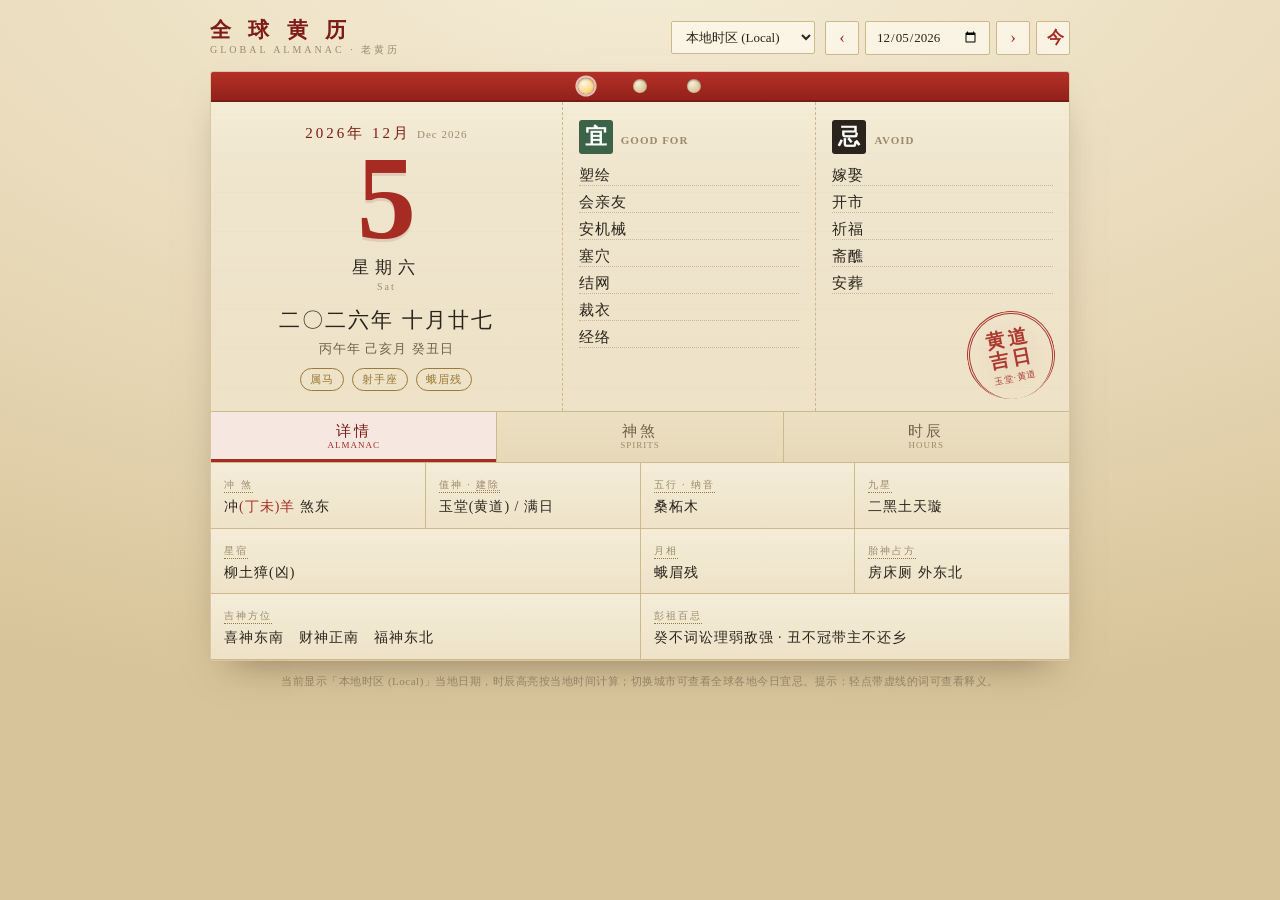
<file: Global Almanac/index.html>
<!DOCTYPE html>
<html lang="zh-CN">
<head>
<meta charset="UTF-8">
<meta name="viewport" content="width=device-width, initial-scale=1.0">
<title>全球黄历 · Global Almanac</title>
<link rel="stylesheet" href="styles.css">
</head>

<body>
  <div class="bar">
    <div class="brand"><b>全 球 黄 历</b><span>Global Almanac · 老黄历</span></div>
    <select class="ctl" id="tz" title="时区 / 城市"></select>
    <div class="nav">
      <button class="ctl" id="prev" title="前一天">‹</button>
      <input class="ctl" type="date" id="datePick">
      <button class="ctl" id="next" title="后一天">›</button>
      <button class="ctl today-btn" id="todayBtn">今</button>
    </div>
  </div>

  <div class="page" id="page"></div>

  <p class="tznote" id="tznote"></p>

  <div class="tip-mask" id="tipMask" hidden></div>
  <div class="tip" id="tip" hidden role="dialog" aria-modal="true">
    <div class="tip-h"><b id="tipT"></b><button id="tipX" aria-label="关闭">×</button></div>
    <p id="tipB"></p>
    <div class="tip-f" id="tipF"></div>
  </div>
<script src="lib/lunar.js"></script>
<script src="app.js"></script>
</body>
</html>
</file>
<file: Global Almanac/styles.css>
:root{
    --paper:#efe5cd; --paper-2:#e7dabb; --paper-edge:#d9c79f;
    --ink:#2b241c; --ink-soft:#6f6149; --ink-faint:#9b8a6c;
    --red:#a62b22; --red-bright:#c1342a; --red-deep:#7d1c16;
    --gold:#9a7a36; --jade:#3c6347;
    --line:#cdb98c;
    --shadow:0 18px 40px -20px rgba(60,40,20,.55);
  }
  *{box-sizing:border-box;margin:0;padding:0}
  html{min-height:100%}
  body{
    font-family:"Songti SC","STSong","SimSun","Noto Serif SC","Source Han Serif SC",serif;
    color:var(--ink);
    background:
      radial-gradient(120% 90% at 50% -10%, #f6eed9 0%, #e7d8b6 60%, #d8c49a 100%);
    background-attachment:fixed;
    min-height:100vh;
    display:flex; flex-direction:column; align-items:center;
    padding:20px 14px 48px;
    -webkit-font-smoothing:antialiased;
  }
  /* ---- top control bar ---- */
  .bar{
    width:100%; max-width:860px; flex:none;
    display:flex; align-items:center; gap:10px; flex-wrap:wrap;
    margin-bottom:16px;
  }
  .brand{display:flex; flex-direction:column; line-height:1; margin-right:auto}
  .brand b{font-size:21px; letter-spacing:6px; color:var(--red-deep)}
  .brand span{font-size:10px; letter-spacing:3px; color:var(--ink-faint);
    font-family:Georgia,serif; text-transform:uppercase; margin-top:4px}
  .ctl{
    background:rgba(255,251,240,.7); border:1px solid var(--line);
    color:var(--ink); border-radius:2px; padding:7px 10px; font-size:13px;
    font-family:inherit; cursor:pointer; transition:.15s;
  }
  .ctl:hover{background:#fff8ea; border-color:var(--gold)}
  select.ctl{padding-right:6px}
  .nav{display:flex; align-items:center; gap:6px}
  .nav button{width:34px; height:34px; font-size:17px; line-height:1; color:var(--red)}
  #datePick{font-size:13px}
  .today-btn{color:var(--red-deep); font-weight:bold; letter-spacing:2px}

  /* ---- the almanac page ---- */
  .page{
    width:100%; max-width:860px; position:relative; flex:none;
    background:
      repeating-linear-gradient(0deg, transparent 0 38px, rgba(120,90,40,.025) 38px 39px),
      linear-gradient(180deg,#f7efda,#efe5cd 18%, #ece0c2 100%);
    border:1px solid var(--paper-edge);
    border-radius:3px;
    box-shadow:var(--shadow);
    overflow:hidden;
  }
  .page::before{ /* binding holes top strip */
    content:""; position:absolute; inset:0 0 auto 0; height:30px;
    background:linear-gradient(180deg,#b53026,#8f211a);
    box-shadow:inset 0 -2px 0 rgba(0,0,0,.18);
  }
  .holes{position:absolute; top:7px; left:0; right:0; height:16px;
    display:flex; justify-content:center; gap:40px; z-index:4}
  .holes i{width:14px; height:14px; border-radius:50%; cursor:pointer;
    background:radial-gradient(circle at 35% 30%, #faf0d8, #d8c49a 70%, #b09a6e);
    box-shadow:inset 0 1px 2px rgba(0,0,0,.4); transition:.15s;
    -webkit-tap-highlight-color:transparent}
  .holes i.on{transform:scale(1.18);
    background:radial-gradient(circle at 35% 30%, #fff7e6, #ffd98a 60%, #e8b34e);
    box-shadow:0 0 0 2px rgba(255,255,255,.7), inset 0 1px 2px rgba(0,0,0,.3)}

  .top{display:flex; gap:0; padding-top:30px; border-bottom:1px solid var(--line)}

  /* left: big date */
  .datecol{
    flex:0 0 41%; padding:22px 18px 20px; text-align:center;
    border-right:1px dashed var(--line); position:relative;
  }
  .ym{font-size:15px; letter-spacing:3px; color:var(--red-deep)}
  .ym .en{font-family:Georgia,serif; color:var(--ink-faint); letter-spacing:1px; font-size:11px; margin-left:6px}
  .bignum{
    font-size:118px; line-height:.92; font-weight:700; color:var(--red);
    margin:2px 0 0; text-shadow:0 3px 0 rgba(125,28,22,.12);
  }
  .week{font-size:17px; letter-spacing:6px; color:var(--ink); margin-top:2px}
  .week .en{display:block; font-family:Georgia,serif; font-size:10px; letter-spacing:2px; color:var(--ink-faint); margin-top:2px}
  .lunar{margin-top:14px; font-size:21px; letter-spacing:2px; color:var(--ink)}
  .ganzhi{margin-top:6px; font-size:13px; color:var(--ink-soft); letter-spacing:1px}
  .tags{margin-top:10px; display:flex; gap:8px; justify-content:center; flex-wrap:wrap}
  .tag{font-size:11px; padding:3px 9px; border:1px solid var(--gold);
    border-radius:20px; color:var(--gold); letter-spacing:1px}

  /* right: yi / ji */
  .yiji{flex:1; display:flex; min-width:0; position:relative}
  .col{flex:1; padding:18px 16px; min-width:0}
  .col.yi{border-right:1px dashed var(--line)}
  .col.ji{padding-bottom:74px}
  .col h3{display:flex; align-items:baseline; gap:8px; margin-bottom:12px}
  .seal{
    width:34px; height:34px; flex:0 0 34px; display:grid; place-items:center;
    color:#fff; font-size:22px; font-weight:700; border-radius:3px;
  }
  .yi .seal{background:var(--jade)}
  .ji .seal{background:var(--ink)}
  .col h3 .lab{font-size:11px; font-family:Georgia,serif; letter-spacing:1px; color:var(--ink-faint)}
  .items{display:flex; flex-direction:column; gap:7px}
  .items span{font-size:15px; letter-spacing:1px; color:var(--ink)}
  .items.muted span{color:var(--ink-faint)}

  /* auspicious seal stamp */
  .stamp{
    position:absolute; right:14px; bottom:12px; width:88px; height:88px;
    border:3px double var(--red); border-radius:50%;
    display:grid; place-items:center; text-align:center;
    color:var(--red); transform:rotate(-11deg);
    background:radial-gradient(circle, rgba(193,52,42,.06), transparent 70%);
    opacity:.92; pointer-events:none;
  }
  .stamp.bad{color:var(--ink-soft); border-color:var(--ink-soft)}
  .stamp b{font-size:19px; letter-spacing:3px; line-height:1.05}
  .stamp small{font-size:9px; letter-spacing:1px; margin-top:3px; display:block}

  /* meta grid */
  .meta{display:grid; grid-template-columns:repeat(4,1fr); gap:1px;
    background:var(--line); border-bottom:1px solid var(--line)}
  .cell{background:linear-gradient(180deg,#f4ecd8,#eee3c8); padding:11px 13px}
  .cell .k{font-size:10px; color:var(--ink-faint); letter-spacing:2px; margin-bottom:4px}
  .cell .v{font-size:14px; color:var(--ink); letter-spacing:1px; line-height:1.4}
  .cell.wide{grid-column:span 2}
  .cell .v em{font-style:normal; color:var(--red)}

  /* shen lists */
  .shen{display:flex; gap:0; border-bottom:1px solid var(--line)}
  .shen > div{flex:1; padding:11px 14px}
  .shen .ji-good{border-right:1px dashed var(--line)}
  .shen .k{font-size:10px; letter-spacing:2px; margin-bottom:5px}
  .shen .ji-good .k{color:var(--jade)}
  .shen .ji-bad .k{color:var(--red)}
  .shen .v{font-size:13px; color:var(--ink-soft); letter-spacing:1px; line-height:1.6}

  /* shichen */
  .sc{padding:14px 14px 16px}
  .sc-head{display:flex; align-items:baseline; gap:8px; margin-bottom:10px; flex-wrap:wrap}

  /* tabs — always visible (works on every browser/screen, no media-query dependency) */
  .tabs{display:flex; border-bottom:1px solid var(--line);
    background:linear-gradient(180deg,#ece0c2,#e6d9b8)}
  .tab{flex:1 1 0; min-width:0; display:flex; flex-direction:column; align-items:center; gap:2px;
    padding:11px 4px; border:none; border-right:1px solid var(--line);
    background:transparent; color:var(--ink-soft); cursor:pointer; font-family:inherit;
    font-size:15px; letter-spacing:3px; line-height:1.1; white-space:nowrap; transition:.12s;
    -webkit-tap-highlight-color:transparent}
  .tab small{font-family:Georgia,serif; font-size:9px; letter-spacing:1px;
    text-transform:uppercase; color:var(--ink-faint)}
  .tab:last-child{border-right:none}
  .tab.on{color:var(--red-deep); background:#f6e8e0; box-shadow:inset 0 -3px 0 var(--red)}
  .tab.on small{color:var(--red)}
  .panel{display:none}
  .panel.on{display:block}

  /* glossable terms */
  .gl{cursor:pointer; border-bottom:1px dotted var(--ink-faint);
    text-underline-offset:2px; -webkit-tap-highlight-color:rgba(166,43,34,.12)}
  .cell .k.gl, .shen .k.gl{display:inline-block; border-bottom-color:var(--gold)}
  .col h3 .seal{cursor:default}
  .items span.gl{border-bottom-color:rgba(155,138,108,.5)}
  .stamp.gl{pointer-events:auto; cursor:pointer; border-bottom:none}
  .sc-head b.gl{border-bottom-color:var(--red)}

  /* term tip sheet */
  .tip-mask{position:fixed; inset:0; background:rgba(40,28,16,.38); z-index:40}
  .tip{position:fixed; left:0; right:0; bottom:0; z-index:41; max-width:600px; margin:0 auto;
    background:linear-gradient(180deg,#f8f0db,#efe5cd);
    border-top:3px solid var(--red); border-radius:16px 16px 0 0;
    box-shadow:0 -12px 34px -12px rgba(60,40,20,.55);
    padding:16px 20px calc(18px + env(safe-area-inset-bottom,0px));
    animation:tipup .2s cubic-bezier(.2,.8,.2,1)}
  @keyframes tipup{from{transform:translateY(102%)} to{transform:translateY(0)}}
  .tip-h{display:flex; align-items:center; justify-content:space-between; margin-bottom:7px}
  .tip-h b{font-size:19px; letter-spacing:3px; color:var(--red-deep)}
  .tip-h button{border:none; background:transparent; font-size:28px; line-height:1;
    color:var(--ink-soft); cursor:pointer; padding:0 2px; margin:-6px -4px 0 0}
  .tip p{font-size:14.5px; line-height:1.8; color:var(--ink); letter-spacing:.3px}
  .tip-f{margin-top:9px; font-size:11px; color:var(--ink-faint); letter-spacing:.5px}
  .tip-f:empty{display:none}
  .sc-head b{font-size:14px; letter-spacing:3px; color:var(--red-deep)}
  .sc-head span{font-size:10px; color:var(--ink-faint); font-family:Georgia,serif; letter-spacing:1px}
  .sc-grid{display:grid; grid-template-columns:repeat(12,1fr); gap:5px}
  .sc-cell{
    border:1px solid var(--line); border-radius:3px; padding:7px 2px;
    text-align:center; cursor:pointer; background:#f5edd9; transition:.12s;
  }
  .sc-cell:hover{border-color:var(--gold); background:#fbf4e2}
  .sc-cell.now{border-color:var(--red); background:#f7e3df; box-shadow:0 0 0 1px var(--red) inset}
  .sc-cell .zhi{font-size:15px; color:var(--ink)}
  .sc-cell .hr{font-size:8px; color:var(--ink-faint); display:block; margin:2px 0}
  .sc-cell .lk{font-size:11px; font-weight:700}
  .sc-cell .lk.good{color:var(--jade)} .sc-cell .lk.bad{color:var(--red)}
  .sc-detail{
    margin-top:11px; font-size:12.5px; color:var(--ink-soft); line-height:1.7;
    background:#f3ead4; border:1px solid var(--line); border-radius:3px; padding:9px 12px;
  }
  .sc-detail b{color:var(--ink)} .sc-detail em{font-style:normal;color:var(--jade)} .sc-detail i{font-style:normal;color:var(--red)}

  /* jieqi footer */
  .foot{display:flex; justify-content:space-between; gap:12px; flex-wrap:wrap;
    padding:12px 16px; border-top:1px solid var(--line);
    font-size:12px; color:var(--ink-soft); letter-spacing:1px;
    background:linear-gradient(180deg,#ece0c2,#e6d9b8)}
  .foot b{color:var(--red-deep)}

  .tznote{max-width:860px; width:100%; margin-top:12px; font-size:11px;
    color:var(--ink-faint); letter-spacing:.5px; text-align:center; line-height:1.6}

  @media (max-width:620px){
    .bar{gap:8px}
    .brand{flex:1 1 100%; margin-right:0; margin-bottom:2px}
    #tz{flex:1 1 100%}
    .nav{flex:1 1 100%; justify-content:space-between}
    #datePick{flex:1}
    .top{flex-direction:column}
    .datecol{flex:none; border-right:none; border-bottom:1px dashed var(--line)}
    .bignum{font-size:92px}
    .col.ji{padding-bottom:78px}
    .meta{grid-template-columns:repeat(2,1fr)}
    .cell.wide{grid-column:span 2}
    .sc-grid{grid-template-columns:repeat(4,1fr); gap:6px}
    .sc-cell{padding:9px 2px}
    .sc-cell .zhi{font-size:17px}
    .sc-cell .hr{font-size:9px}
    .stamp{width:74px;height:74px}
  }
  @media (max-width:400px){
    .bignum{font-size:78px}
    .lunar{font-size:19px}
    .sc-grid{grid-template-columns:repeat(3,1fr)}
    .sc-cell .hr{font-size:8px}
    .shen{flex-direction:column}
    .shen .ji-good{border-right:none; border-bottom:1px dashed var(--line)}
    .stamp{width:66px;height:66px;right:8px;bottom:8px}
    .stamp b{font-size:16px}
    .foot{font-size:11px}
    .tab{font-size:14px; letter-spacing:1px; padding:9px 2px}
    .cell{padding:10px 10px}
  }
  @media (max-width:360px){
    .tab{font-size:13px; letter-spacing:0}
    .tab small{display:none}
    .bignum{font-size:70px}
    .items span{font-size:14px}
    .cell .v{font-size:13px}
  }
  @media (prefers-reduced-motion:reduce){*{transition:none!important}}
</file>
